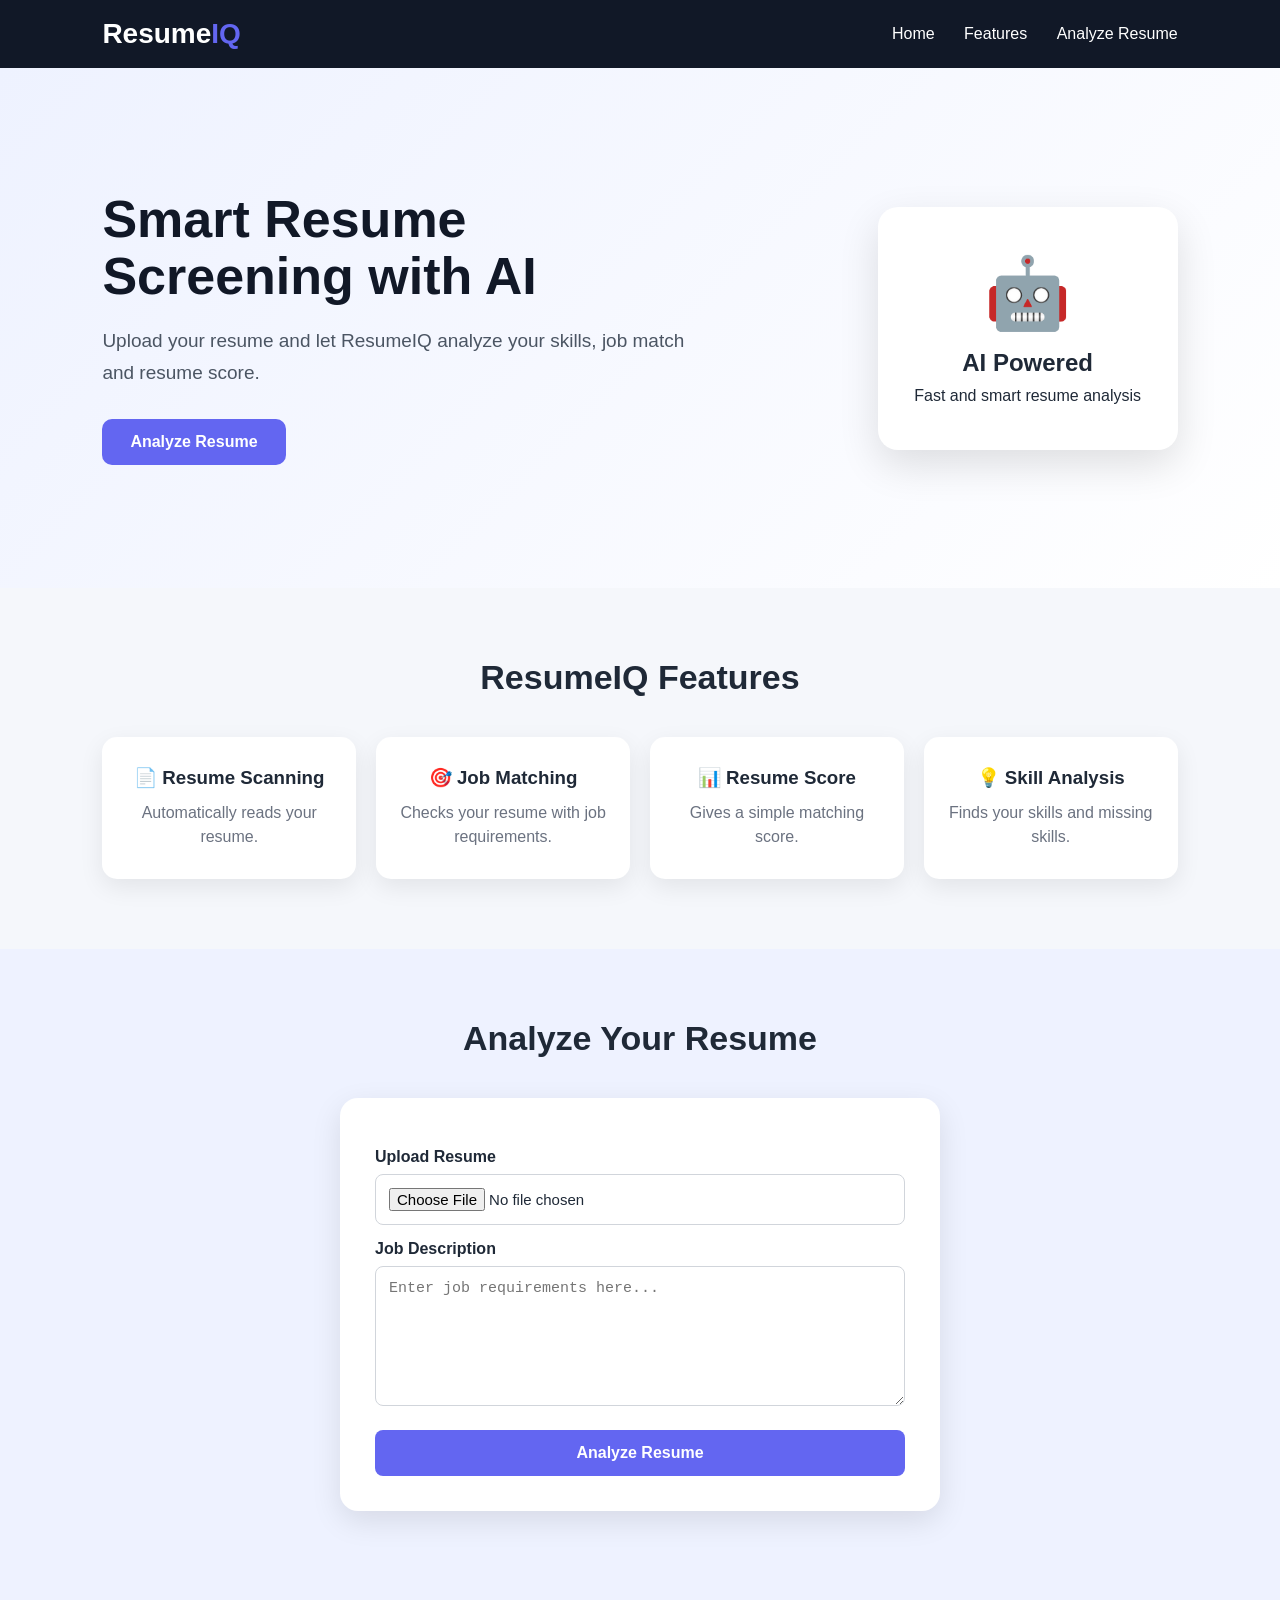
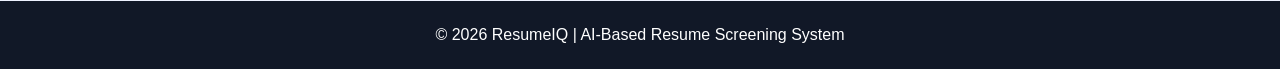
<file: index.html>
<!DOCTYPE html>
<html lang="en">
<head>
    <meta charset="UTF-8">
    <meta name="viewport" content="width=device-width, initial-scale=1.0">
    <title>ResumeIQ - AI Resume Screening</title>

    <link rel="stylesheet" href="style.css">
</head>

<body>

    <header>
        <div class="logo">Resume<span>IQ</span></div>

        <nav>
            <a href="#home">Home</a>
            <a href="#features">Features</a>
            <a href="#analyze">Analyze Resume</a>
        </nav>
    </header>

    <section id="home" class="hero">

        <div class="hero-text">
            <h1>Smart Resume Screening with AI</h1>

            <p>
                Upload your resume and let ResumeIQ analyze
                your skills, job match and resume score.
            </p>

            <a href="#analyze" class="btn">Analyze Resume</a>
        </div>

        <div class="hero-card">
            <div class="icon">🤖</div>
            <h2>AI Powered</h2>
            <p>Fast and smart resume analysis</p>
        </div>

    </section>


    <section id="features" class="features">

        <h2>ResumeIQ Features</h2>

        <div class="feature-container">

            <div class="feature">
                <h3>📄 Resume Scanning</h3>
                <p>Automatically reads your resume.</p>
            </div>

            <div class="feature">
                <h3>🎯 Job Matching</h3>
                <p>Checks your resume with job requirements.</p>
            </div>

            <div class="feature">
                <h3>📊 Resume Score</h3>
                <p>Gives a simple matching score.</p>
            </div>

            <div class="feature">
                <h3>💡 Skill Analysis</h3>
                <p>Finds your skills and missing skills.</p>
            </div>

        </div>

    </section>


    <section id="analyze" class="analyze">

        <h2>Analyze Your Resume</h2>

        <form id="resumeForm">

            <label>Upload Resume</label>

            <input
                type="file"
                id="resume"
                accept=".pdf,.doc,.docx"
                required
            >

            <label>Job Description</label>

            <textarea
                id="jobDescription"
                placeholder="Enter job requirements here..."
                required
            ></textarea>

            <button type="submit">
                Analyze Resume
            </button>

        </form>

        <div id="message"></div>

    </section>


    <footer>
        <p>© 2026 ResumeIQ | AI-Based Resume Screening System</p>
    </footer>

    <script src="script.js"></script>

</body>
</html>
</file>
<file: style.css>
* {
    margin: 0;
    padding: 0;
    box-sizing: border-box;
}

html {
    scroll-behavior: smooth;
}

body {
    font-family: Arial, sans-serif;
    background: #f5f7fb;
    color: #1f2937;
}

/* Header */
header {
    background: #111827;
    color: white;
    padding: 18px 8%;
    display: flex;
    justify-content: space-between;
    align-items: center;
}

.logo {
    font-size: 28px;
    font-weight: bold;
}

.logo span {
    color: #6366f1;
}

nav a {
    color: white;
    text-decoration: none;
    margin-left: 25px;
    font-size: 16px;
}

nav a:hover {
    color: #818cf8;
}

/* Hero */
.hero {
    min-height: 520px;
    padding: 80px 8%;
    display: flex;
    justify-content: space-between;
    align-items: center;
    background: linear-gradient(135deg, #eef2ff, #ffffff);
}

.hero-text {
    max-width: 600px;
}

.hero-text h1 {
    font-size: 52px;
    line-height: 1.1;
    margin-bottom: 20px;
    color: #111827;
}

.hero-text p {
    font-size: 19px;
    line-height: 1.7;
    margin-bottom: 30px;
    color: #4b5563;
}

.btn {
    display: inline-block;
    background: #6366f1;
    color: white;
    padding: 14px 28px;
    border-radius: 10px;
    text-decoration: none;
    font-weight: bold;
}

.btn:hover {
    background: #4f46e5;
}

/* AI Card */
.hero-card {
    width: 300px;
    padding: 45px 30px;
    background: white;
    border-radius: 20px;
    text-align: center;
    box-shadow: 0 15px 40px rgba(0,0,0,0.12);
}

.hero-card .icon {
    font-size: 70px;
    margin-bottom: 15px;
}

.hero-card h2 {
    margin-bottom: 10px;
}

/* Features */
.features {
    padding: 70px 8%;
    text-align: center;
}

.features h2,
.analyze h2 {
    font-size: 34px;
    margin-bottom: 40px;
}

.feature-container {
    display: grid;
    grid-template-columns: repeat(4, 1fr);
    gap: 20px;
}

.feature {
    background: white;
    padding: 30px 20px;
    border-radius: 15px;
    box-shadow: 0 8px 25px rgba(0,0,0,0.08);
}

.feature h3 {
    margin-bottom: 12px;
}

.feature p {
    color: #6b7280;
    line-height: 1.5;
}

/* Analyze */
.analyze {
    padding: 70px 8%;
    background: #eef2ff;
    text-align: center;
}

form {
    max-width: 600px;
    margin: auto;
    background: white;
    padding: 35px;
    border-radius: 18px;
    box-shadow: 0 10px 30px rgba(0,0,0,0.1);
    text-align: left;
}

label {
    display: block;
    margin: 15px 0 8px;
    font-weight: bold;
}

input,
textarea {
    width: 100%;
    padding: 13px;
    border: 1px solid #d1d5db;
    border-radius: 8px;
    font-size: 15px;
}

textarea {
    min-height: 140px;
    resize: vertical;
}

button {
    width: 100%;
    margin-top: 20px;
    padding: 14px;
    border: none;
    border-radius: 8px;
    background: #6366f1;
    color: white;
    font-size: 16px;
    font-weight: bold;
    cursor: pointer;
}

button:hover {
    background: #4f46e5;
}

#message {
    margin-top: 20px;
    font-weight: bold;
}

/* Footer */
footer {
    background: #111827;
    color: white;
    text-align: center;
    padding: 25px;
}

/* Mobile */
@media (max-width: 800px) {

    header {
        flex-direction: column;
        gap: 15px;
    }

    nav a {
        margin: 0 8px;
    }

    .hero {
        flex-direction: column;
        text-align: center;
        gap: 40px;
    }

    .hero-text h1 {
        font-size: 38px;
    }

    .feature-container {
        grid-template-columns: 1fr;
    }
}
</file>
